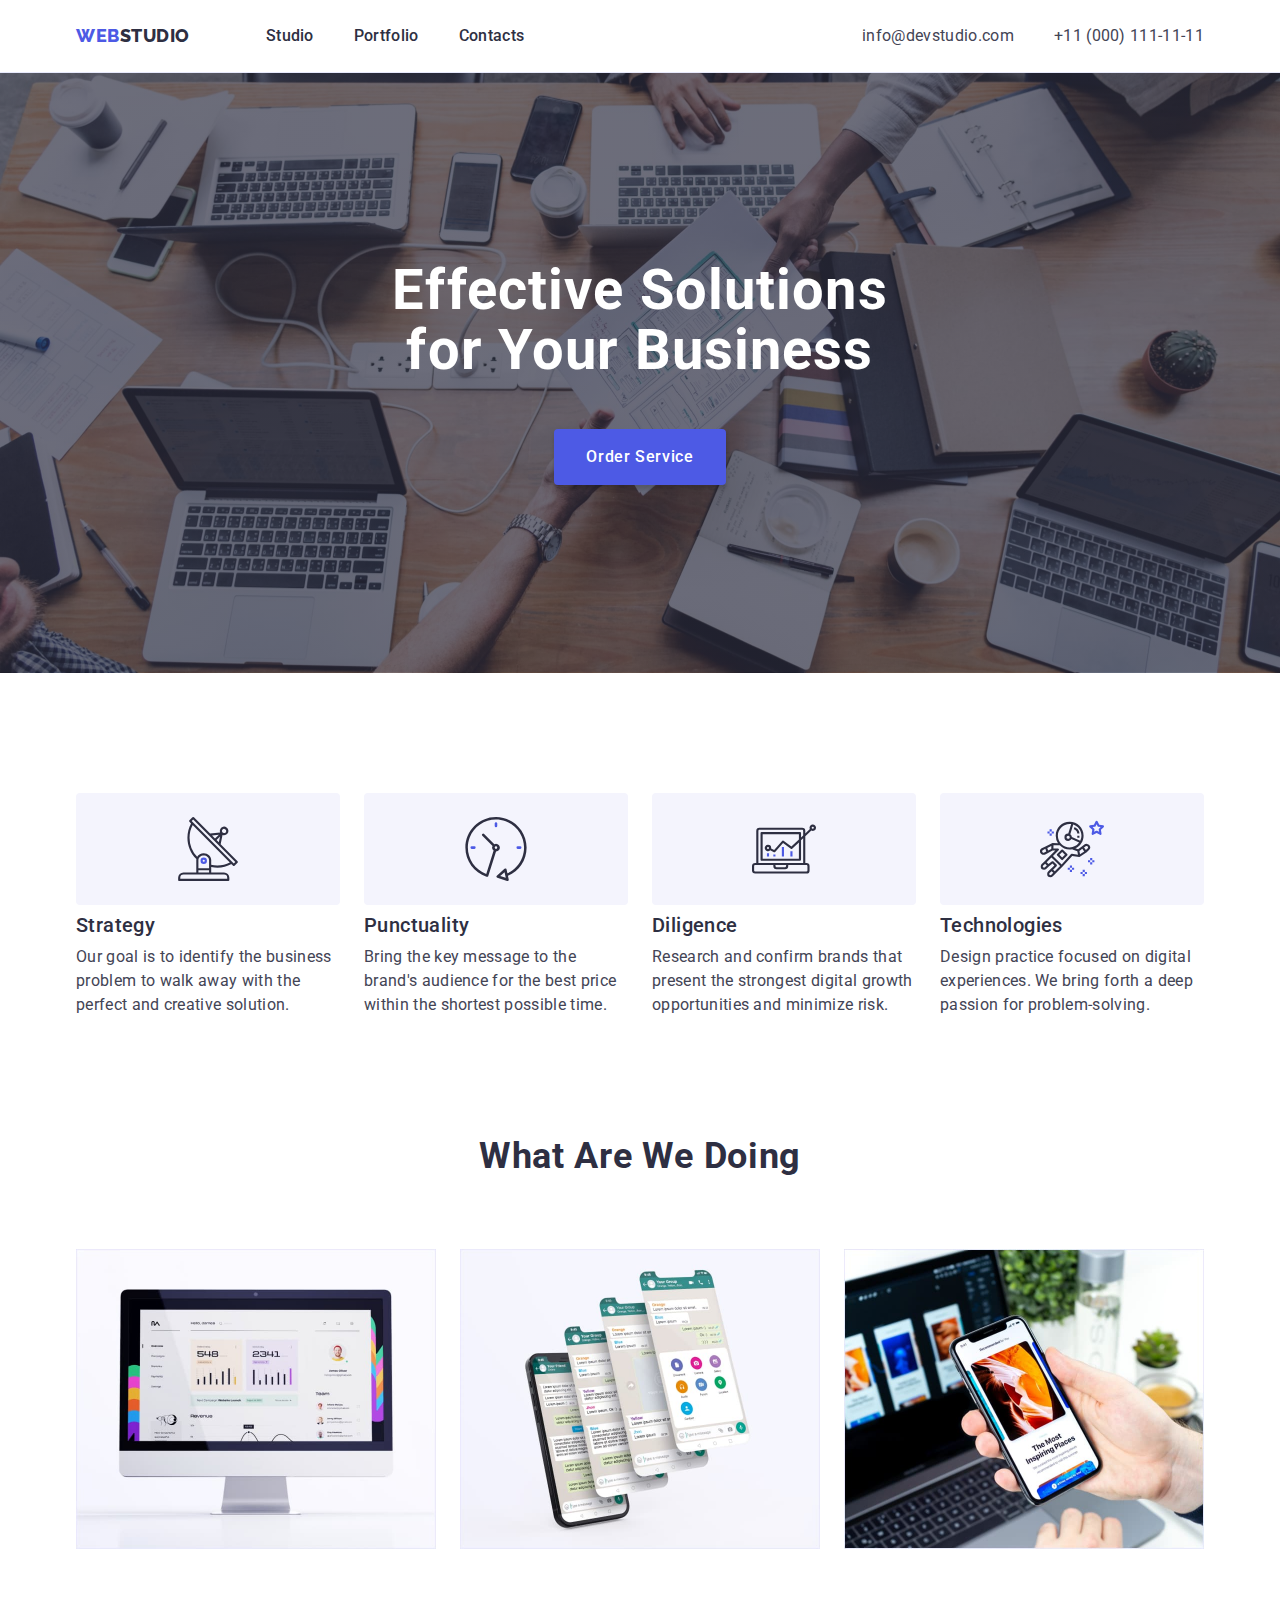
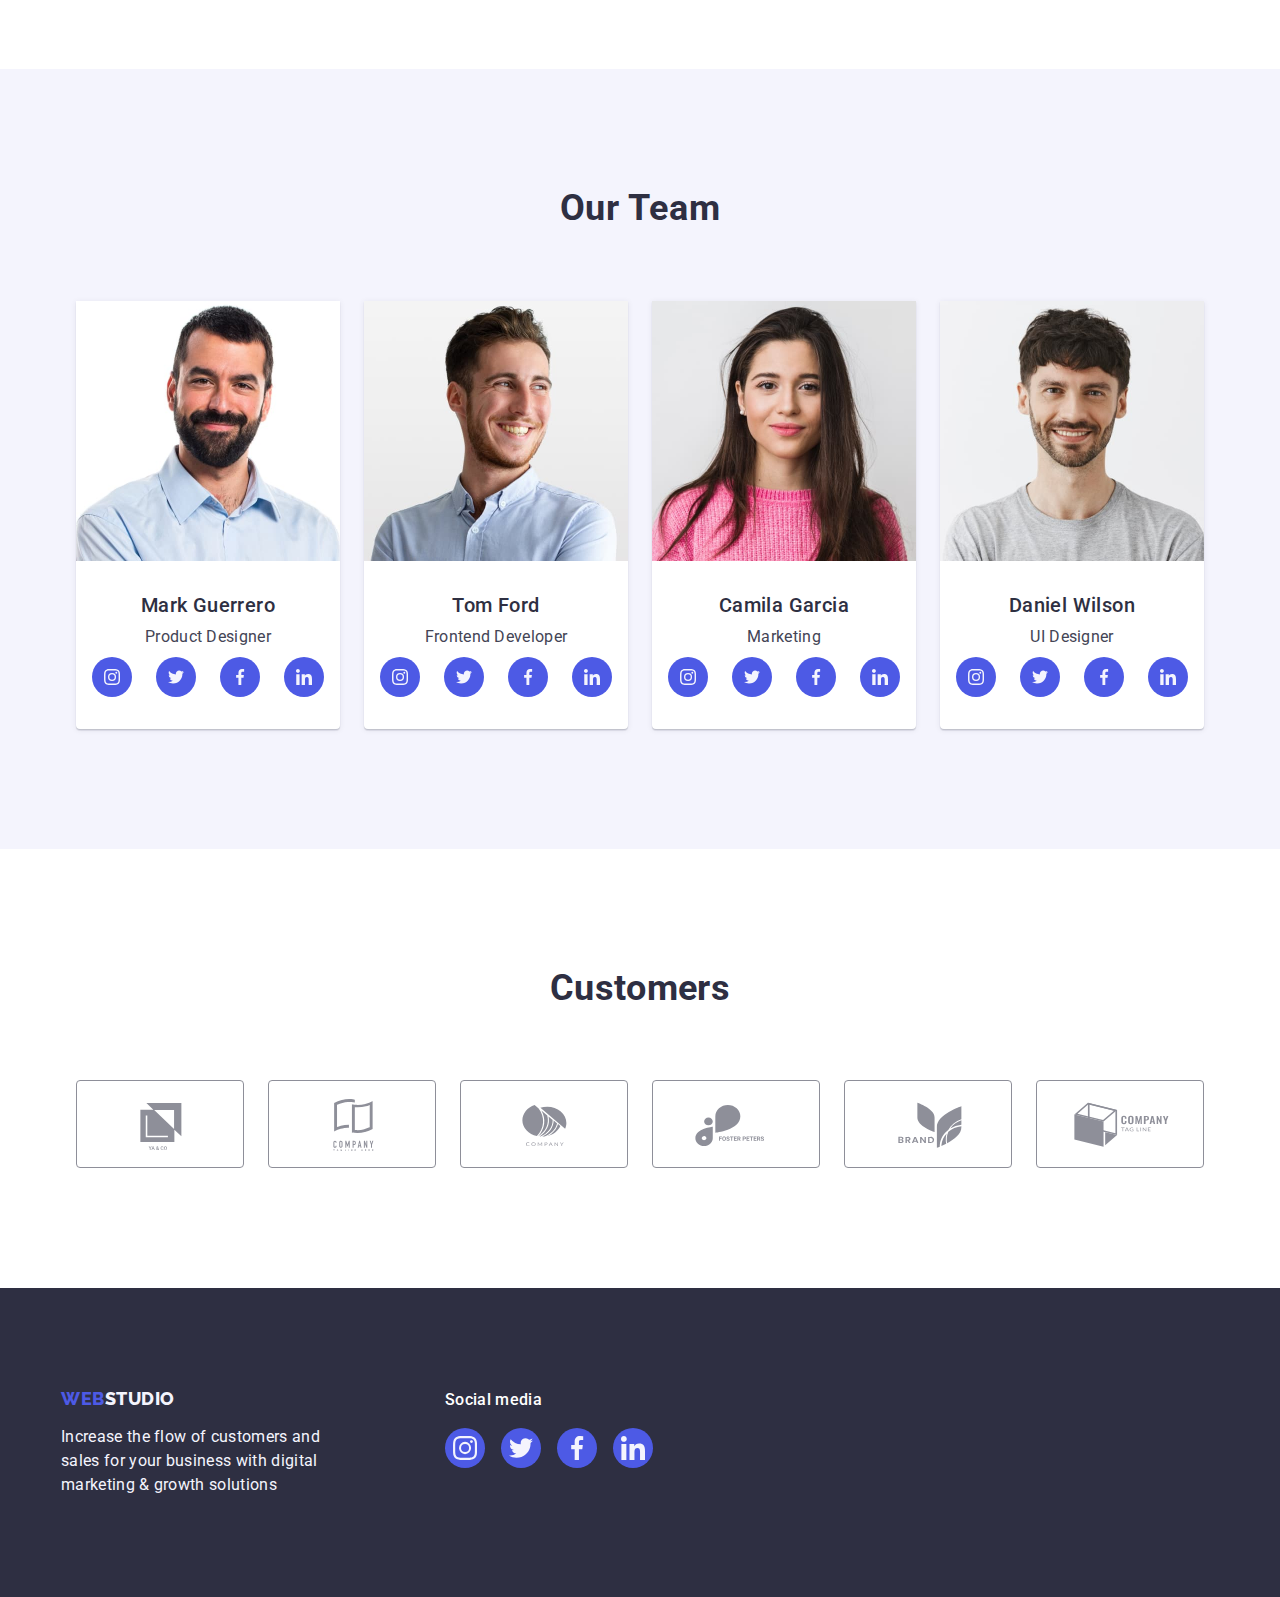
<file: index.html>
<!DOCTYPE html>
<html lang="en">

<head>
  <meta charset="UTF-8" />
  <meta http-equiv="X-UA-Compatible" content="IE=edge" />
  <meta name="viewport" content="width=device-width, initial-scale=1.0" />
  <title>WebStudio</title>
  <link rel="preconnect" href="https://fonts.googleapis.com" />
  <link rel="preconnect" href="https://fonts.gstatic.com" crossorigin />
  <link rel="stylesheet" href="css/modern-normalize.min.css" />
  <link href="https://fonts.googleapis.com/css2?family=Raleway:wght@800&family=Roboto:wght@400;500;700&display=swap"
    rel="stylesheet" />
  <link rel="stylesheet" href="./css/styles.css" />
</head>

<body>

  <header class="header">
    <div class="container header-div">
      <nav class="nav">
        <a href="./index.html" title="logo" class="logo link">Web<span class="logo-header">Studio</span></a>
        <ul class="nav-list list">
          <li class="nav-links">
            <a href="./index.html" class="nav-link-item link">Studio</a>
          </li>
          <li class="nav-links">
            <a href="./portfolio.html" class="nav-link-item link">Portfolio</a>
          </li>
          <li class="nav-links">
            <a href="" class="nav-link-item link">Contacts</a>
          </li>
        </ul>
      </nav>
      <address class="contacts">
        <ul class="contacts-list list">
          <li class="contacts-list-item">
            <a href="mailto:info@devstudio.com" title="Email" class="contacts-links link">info@devstudio.com</a>
          </li>
          <li class="contacts-list-item">
            <a href="tel:+110001111111" title="Phone number" class="contacts-links link">+11 (000) 111-11-11</a>
          </li>
        </ul>
      </address>
    </div>
  </header>

  <main>
    <section class="hero">
      <div class="container">
        <h1 class="hero-title">Effective Solutions for Your Business</h1>
        <button type="button" class="hero-button">Order Service</button>
      </div>
    </section>

    <section class="skills">
      <div class="container">
        <h2 class="secondary-title visually-hidden" >Skills</h2>
        <ul class="skills-list list">
          <li class="skills-list-item">
            <div class="skills-photo">
              <svg width="64" height="64">
                <use href="./images/icons.svg#icon-antenna"></use>
              </svg>
            </div>
            <h3 class="skills-title">Strategy</h3>
            <p class="skills-text">
              Our goal is to identify the business problem to walk away with
              the perfect and creative solution.
            </p>
          </li>
          <li class="skills-list-item">
            <div class="skills-photo">
              <svg width="64" height="64">
                <use href="./images/icons.svg#icon-clock"></use>
              </svg>
            </div>
            <h3 class="skills-title">Punctuality</h3>
            <p class="skills-text">
              Bring the key message to the brand's audience for the best price
              within the shortest possible time.
            </p>
          </li>
          <li class="skills-list-item">
            <div class="skills-photo">
              <svg width="64" height="64">
                <use href="./images/icons.svg#icon-diagram"></use>
              </svg>
            </div>
            <h3 class="skills-title">Diligence</h3>
            <p class="skills-text">
              Research and confirm brands that present the strongest digital
              growth opportunities and minimize risk.
            </p>
          </li>
          <li class="skills-list-item">
            <div class="skills-photo">
              <svg width="64" height="64">
                <use href="./images/icons.svg#icon-astronaut"></use>
              </svg>
            </div>
            <h3 class="skills-title">Technologies</h3>
            <p class="skills-text">
              Design practice focused on digital experiences. We bring forth a
              deep passion for problem-solving.
            </p>
          </li>
        </ul>
      </div>
    </section>

    <section class="w-a-w-d">
      <div class="container">
        <h2 class="secondary-title">What are we doing</h2>
        <ul class="wawd-list list">
          <li class="wawd-list-item">
            <img src="images/monitor.jpg" alt="photo" width="360" />
          </li>
          <li class="wawd-list-item">
            <img src="images/telephone.jpg" alt="photo" width="360" />
          </li>
          <li class="wawd-list-item">
            <img src="images/telephone_plus_notebook.jpg" alt="photo" width="360" />
          </li>
        </ul>
      </div>
    </section>

    <section class="our-team">
      <div class="container">
        <h2 class="secondary-title our-team-title">Our Team</h2>
        <ul class="our-team-list list">
          <li class="our-team-item">
            <img src="images/mark.jpg" alt="Mark Guerrero" width="264" class="our-team-item-photo" />
            <div class="team-info">
              <h3 class="names">Mark Guerrero</h3>
              <p class="our-team-text">Product Designer</p>
                <ul class="social-media-list list">
                 <li class="social-media-item">
                   <a href="" class="social-media-logo our-team-social-media"><svg class="social-media-icons" width="16" height="16">
                    <use href="./images/icon.svg#icon-instagram"></use>
                     </svg></a>
                      </li>
                 <li class="social-media-item">
                    <a href="" class="social-media-logo our-team-social-media"><svg class="social-media-icons" width="16" height="16">
                      <use href="./images/icon.svg#icon-twitter"></use>
                       </svg></a>
                         </li>
                  <li class="social-media-item">
                    <a href="" class="social-media-logo our-team-social-media"><svg class="social-media-icons" width="16" height="16">
                     <use href="./images/icon.svg#icon-facebook"></use>
                       </svg></a>
                        </li>
                  <li class="social-media-item">
                     <a href="" class="social-media-logo our-team-social-media"><svg class="social-media-icons" width="16" height="16">
                      <use href="./images/icons.svg#icon-linkedin"></use>
                       </svg></a>
          </li>
              </ul>
            </div>
          </li>
          <li class="our-team-item">
            <img src="images/tom.jpg" alt="Tom Ford" width="264" class="our-team-item-photo" />
            <div class="team-info">
              <h3 class="names">Tom Ford</h3>
              <p class="our-team-text">Frontend Developer</p>
              <ul class="social-media-list list">
                <li class="social-media-item">
                  <a href="" class="social-media-logo our-team-social-media"><svg class="social-media-icons" width="16" height="16">
                      <use href="./images/icons.svg#icon-instagram"></use>
                    </svg></a>
                </li>
                <li class="social-media-item">
                  <a href="" class="social-media-logo our-team-social-media"><svg class="social-media-icons" width="16" height="16">
                      <use href="./images/icons.svg#icon-twitter"></use>
                    </svg></a>
                </li>
                <li class="social-media-item">
                  <a href="" class="social-media-logo our-team-social-media"><svg class="social-media-icons" width="16" height="16">
                      <use href="./images/icons.svg#icon-facebook"></use>
                    </svg></a>
                </li>
                <li class="social-media-item">
                  <a href="" class="social-media-logo our-team-social-media"><svg class="social-media-icons" width="16" height="16">
                      <use href="./images/icons.svg#icon-linkedin"></use>
                    </svg></a>
                </li>
              </ul>
            </div>
          </li>
          <li class="our-team-item">
            <img src="images/camila.jpg" alt="Camila Garcia" width="264" class="our-team-item-photo" />
            <div class="team-info">
              <h3 class="names">Camila Garcia</h3>
              <p class="our-team-text">Marketing</p>
              <ul class="social-media-list list">
                <li class="social-media-item">
                  <a href="" class="social-media-logo our-team-social-media"><svg class="social-media-icons" width="16" height="16">
                      <use href="./images/icons.svg#icon-instagram"></use>
                    </svg></a>
                </li>
                <li class="social-media-item">
                  <a href="" class="social-media-logo our-team-social-media"><svg class="social-media-icons" width="16" height="16">
                      <use href="./images/icons.svg#icon-twitter"></use>
                    </svg></a>
                </li>
                <li class="social-media-item">
                  <a href="" class="social-media-logo our-team-social-media"><svg class="social-media-icons" width="16" height="16">
                      <use href="./images/icons.svg#icon-facebook"></use>
                    </svg></a>
                </li>
                <li class="social-media-item">
                  <a href="" class="social-media-logo our-team-social-media"><svg class="social-media-icons" width="16" height="16">
                      <use href="./images/icons.svg#icon-linkedin"></use>
                    </svg></a>
                </li>
              </ul>
            </div>
          </li>
          <li class="our-team-item">
            <img src="./images/daniel.jpg" alt="Daniel Wilson" width="264" class="our-team-item-photo" />
            <div class="team-info">
              <h3 class="names">Daniel Wilson</h3>
              <p class="our-team-text">UI Designer</p>
              <ul class="social-media-list list">
                <li class="social-media-item">
                  <a href="" class="social-media-logo our-team-social-media"><svg class="social-media-icons" width="16" height="16">
                      <use href="./images/icons.svg#icon-instagram"></use>
                    </svg></a>
                </li>
                <li class="social-media-item">
                  <a href="" class="social-media-logo our-team-social-media"><svg class="social-media-icons" width="16" height="16">
                      <use href="./images/icons.svg#icon-twitter"></use>
                    </svg></a>
                </li>
                <li class="social-media-item">
                  <a href="" class="social-media-logo our-team-social-media"><svg class="social-media-icons" width="16" height="16">
                      <use href="./images/icons.svg#icon-facebook"></use>
                    </svg></a>
                </li>
                <li class="social-media-item">
                  <a href="" class="social-media-logo our-team-social-media"><svg class="social-media-icons" width="16" height="16">
                      <use href="./images/icons.svg#icon-linkedin"></use>
                    </svg></a>
                </li>
              </ul>
            </div>
          </li>
        </ul>
      </div>
    </section>
      <section class="customers">
        <div class="container">
          <h2 class="secondry-title customers-title">Customers</h2>
          <ul class="customers-list list">
            <li class="customers-list-item">
              <a href="" class="customers-links link"><svg class="customers-icons" width="104" height="56">
                  <use href="./images/icons.svg#icon-logo-1"></use>
                </svg></a>
            </li>
            <li class="customers-list-item">
              <a href="" class="customers-links link"><svg class="customers-icons" width="104" height="56">
                  <use href="./images/icons.svg#icon-logo-2"></use>
                </svg></a>
            </li>
            <li class="customers-list-item">
              <a href="" class="customers-links link"><svg class="customers-icons" width="104" height="56">
                  <use href="./images/icons.svg#icon-logo-3"></use>
                </svg></a>
            </li>
            <li class="customers-list-item">
              <a href="" class="customers-links link"><svg class="customers-icons" width="104" height="56">
                  <use href="./images/icons.svg#icon-logo-4"></use>
                </svg></a>
            </li>
            <li class="customers-list-item">
              <a href="" class="customers-links link"><svg class="customers-icons" width="104" height="56">
                  <use href="./images/icons.svg#icon-logo-5"></use>
                </svg></a>
            </li>
            <li class="customers-list-item">
              <a href="" class="customers-links link"><svg class="customers-icons" width="104" height="56">
                  <use href="./images/icons.svg#icon-logo-6"></use>
                </svg></a>
            </li>
          </ul>
        </div>
      </section>
  </main>

  <footer class="footer">
    <div class="container">
      <div class="footer-container">
       <a href="./index.html" class="logo footer-logo link">Web<span class="logo-portfolio">Studio</span></a>
       <p class="footer-text">
        Increase the flow of customers and sales for your business with
        digital marketing & growth solutions
       </p>
     </div>
     <div class="social-media-footer-container">
      <p class="footer-social-media-title">Social media</p>
      <ul class="social-media-list footer-social-media-list list">
        <li class="social-media-item">
          <a href="" class="footer-social-media-logo social-media-logo"><svg class="social-media-icons" width="24"
              height="24">
              <use href="./images/icons.svg#icon-instagram"></use>
            </svg></a>
        </li>
        <li class="social-media-item">
          <a href="" class="footer-social-media-logo social-media-logo"><svg class="social-media-icons" width="24"
              height="24">
              <use href="./images/icons.svg#icon-twitter"></use>
            </svg></a>
        </li>
        <li class="social-media-item">
          <a href="" class="footer-social-media-logo social-media-logo"><svg class="social-media-icons" width="24"
              height="24">
              <use href="./images/icons.svg#icon-facebook"></use>
            </svg></a>
        </li>
        <li class="social-media-item">
          <a href="" class="footer-social-media-logo social-media-logo"><svg class="social-media-icons" width="24"
              height="24">
              <use href="./images/icons.svg#icon-linkedin"></use>
            </svg></a>
        </li>
      </ul>
     </div>
    </div>
  </footer>
  
</body>

</html>
</file>
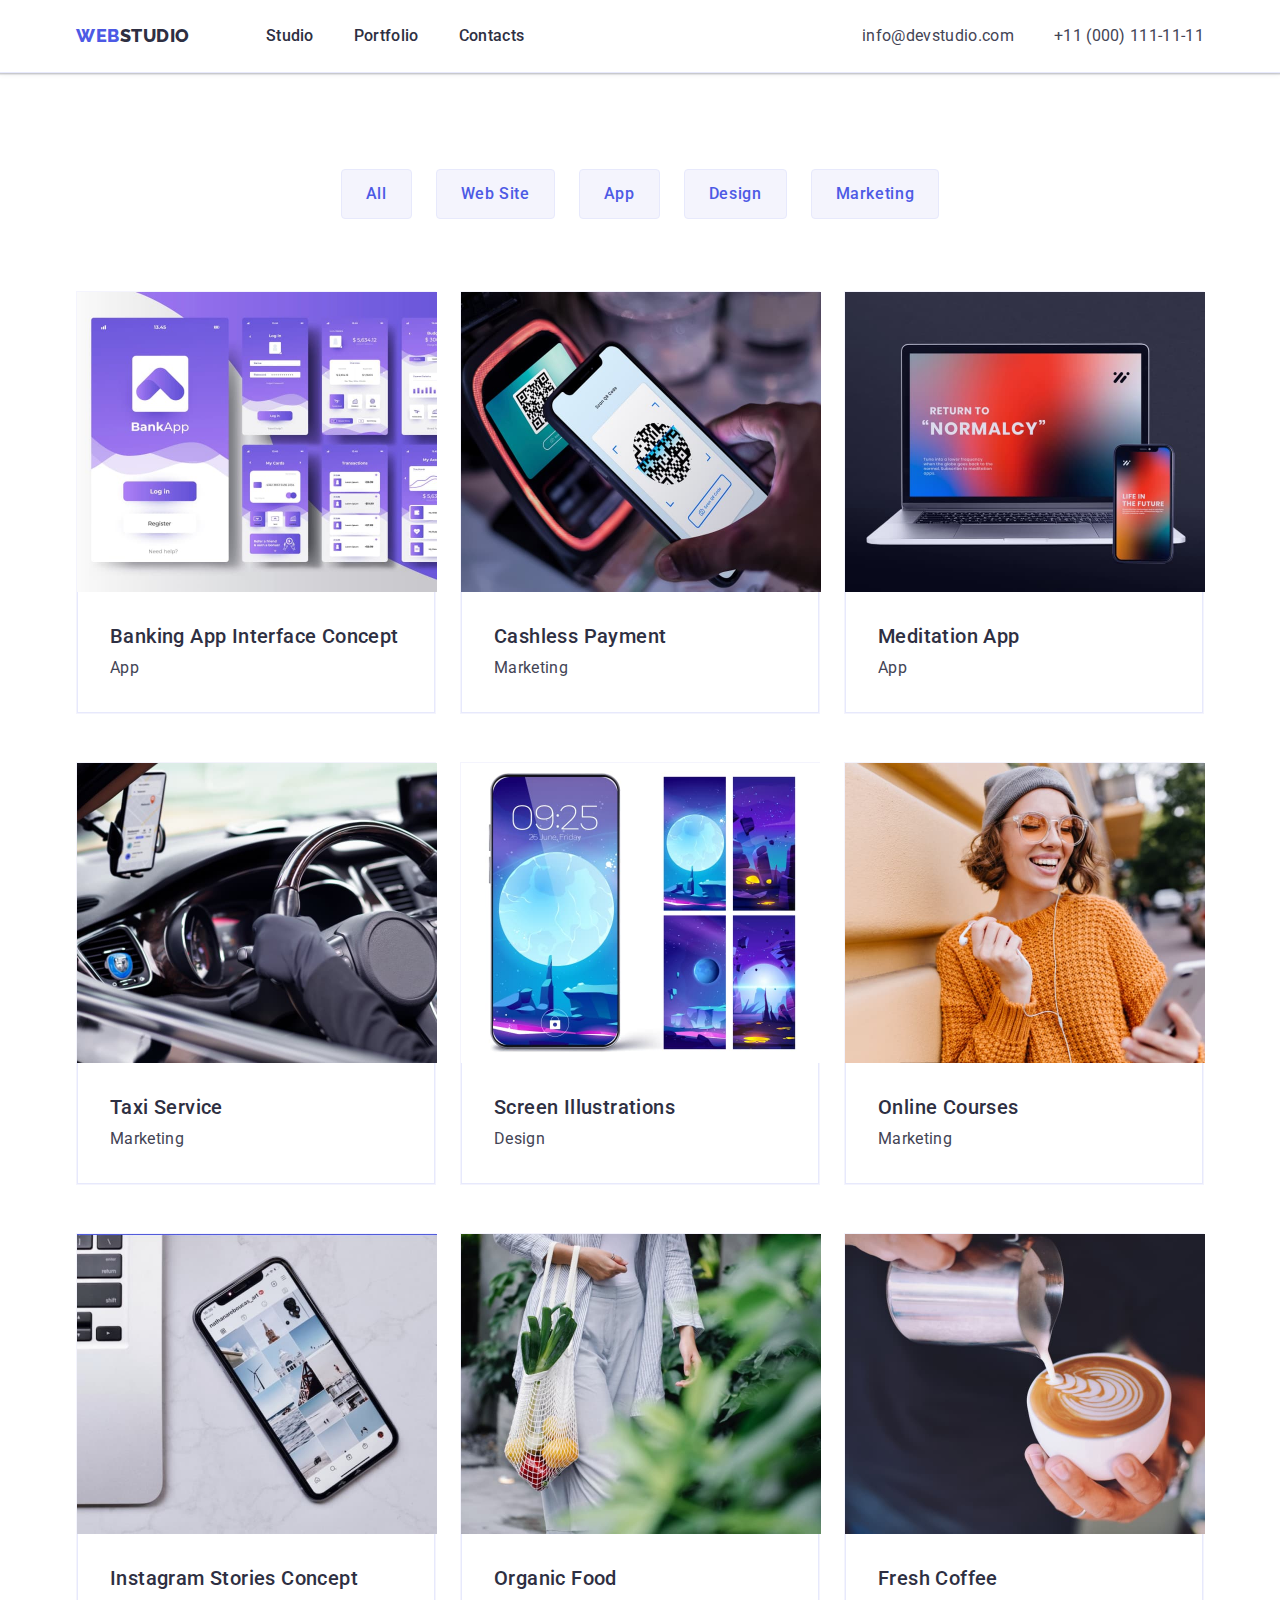
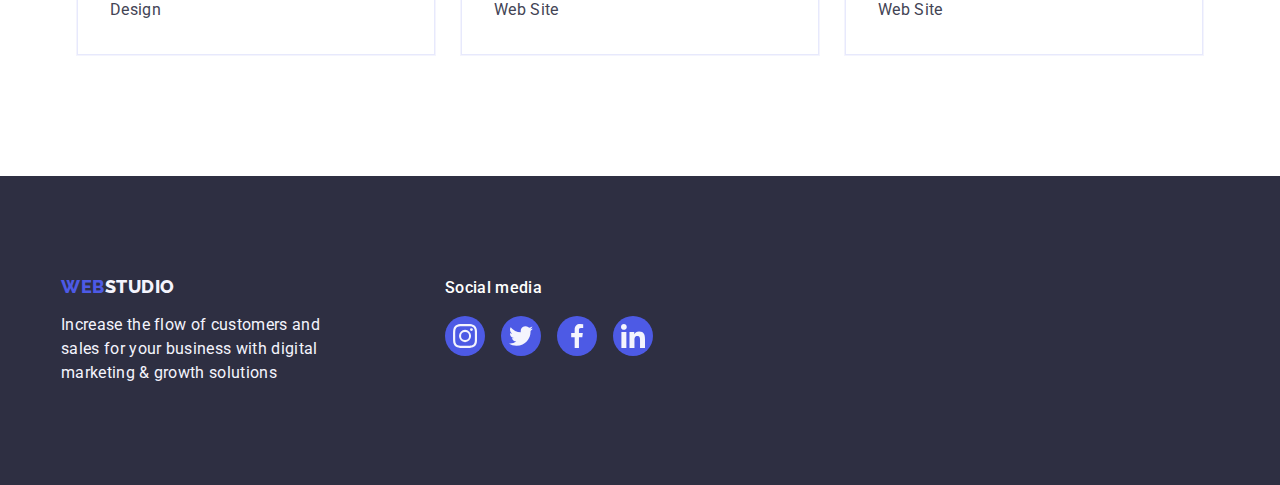
<file: portfolio.html>
<!DOCTYPE html>
<html lang="en">

<head>
  <meta charset="UTF-8" />
  <meta http-equiv="X-UA-Compatible" content="IE=edge" />
  <meta name="viewport" content="width=device-width, initial-scale=1.0" />
  <title>WebStudio Portfolio</title>
  <link rel="preconnect" href="https://fonts.gstatic.com" crossorigin />
  <link rel="preconnect" href="https://fonts.googleapis.com" />
  <link rel="stylesheet" href="css/modern-normalize.min.css" />
  <link href="https://fonts.googleapis.com/css2?family=Raleway:wght@800&family=Roboto:wght@400;500;700&display=swap"
    rel="stylesheet" />
  <link rel="stylesheet" href="./css/styles.css" />
</head>

<body>
  <header class="header">
    <div class="header-div container">
      <nav class="nav">
        <a href="./index.html" title="logo" class="logo link">Web<span class="logo-header">Studio</span></a>
        <ul class="nav-list list">
          <li class="nav-links">
            <a href="./index.html" class="nav-link-item link">Studio</a>
          </li>
          <li class="nav-links">
            <a href="./portfolio.html" class="nav-link-item link">Portfolio</a>
          </li>
          <li class="nav-links">
            <a href="" class="nav-link-item link">Contacts</a>
          </li>
        </ul>
      </nav>
      <address class="contacts">
        <ul class="contacts-list list">
          <li class="contacts-list-item">
            <a href="mailto:info@devstudio.com" title="Email" class="contacts-links link">info@devstudio.com</a>
          </li>
          <li class="contacts-list-item">
            <a href="tel:+110001111111" title="Phone number" class="contacts-links link">+11 (000) 111-11-11</a>
          </li>
        </ul>
      </address>
    </div>
  </header>
  <main class="main-porfolio">
    <section class="portfolio main-porfolio">
      <div class="container">
        <h1 class="visually-hidden">Photo-portfolio</h1>
        <ul class="portfolio-filters list">
          <li class="portfolio-filters-item">
            <button class="portfolio-filter-button" type="button">All</button>
          </li>
          <li class="portfolio-filters-item">
            <button class="portfolio-filter-button" type="button">
              Web Site
            </button>
          </li>
          <li class="portfolio-filters-item">
            <button class="portfolio-filter-button" type="button">App</button>
          </li>
          <li class="portfolio-filters-item">
            <button class="portfolio-filter-button" type="button">
              Design
            </button>
          </li>
          <li class="portfolio-filters-item">
            <button class="portfolio-filter-button" type="button">
              Marketing
            </button>
          </li>
        </ul>
        <ul class="portfolio-list list">
          <li class="portfolio-items">
            <a href="" class="link portfolio-item-link">
              <img src="images/bank_app.jpg" alt="portfolio-photo" class="portfolio-items-photo" />
              <div class="portfolio-item-conteiner">
                <h2 class="portfolio-items-header">
                  Banking App Interface Concept
                </h2>
                <p class="portfolio-items-text">App</p>
              </div>
            </a>
          </li>
          <li class="portfolio-items">
            <a href="" class="link portfolio-item-link">
              <img src="images/cashless_payment.jpg" alt="portfolio-photo" class="portfolio-items-photo" />
              <div class="portfolio-item-conteiner">
                <h2 class="portfolio-items-header">Cashless Payment</h2>
                <p class="portfolio-items-text">Marketing</p>
              </div>
            </a>
          </li>
          <li class="portfolio-items">
            <a href="" class="link portfolio-item-link">
              <img src="images/meditation_app.jpg" alt="portfolio-photo" class="portfolio-items-photo" />
              <div class="portfolio-item-conteiner">
                <h2 class="portfolio-items-header">Meditation App</h2>
                <p class="portfolio-items-text">App</p>
              </div>
            </a>
          </li>
          <li class="portfolio-items">
            <a href="" class="link portfolio-item-link">
              <img src="images/taxi_app.jpg" alt="portfolio-photo" class="portfolio-items-photo" />
              <div class="portfolio-item-conteiner">
                <h2 class="portfolio-items-header">Taxi Service</h2>
                <p class="portfolio-items-text">Marketing</p>
              </div>
            </a>
          </li>
          <li class="portfolio-items">
            <a href="" class="link portfolio-item-link">
              <img src="images/screen_illustration.jpg" alt="portfolio-photo" class="portfolio-items-photo" />
              <div class="portfolio-item-conteiner">
                <h2 class="portfolio-items-header">Screen Illustrations</h2>
                <p class="portfolio-items-text">Design</p>
              </div>
            </a>
          </li>
          <li class="portfolio-items">
            <a href="" class="link portfolio-item-link">
              <img src="images/online_course.jpg" alt="portfolio-photo" class="portfolio-items-photo" />
              <div class="portfolio-item-conteiner">
                <h2 class="portfolio-items-header">Online Courses</h2>
                <p class="portfolio-items-text">Marketing</p>
              </div>
            </a>
          </li>
          <li class="portfolio-items">
            <a href="" class="link portfolio-item-link">
              <img src="images/instagram.jpg" alt="portfolio-photo" class="portfolio-items-photo" />
              <div class="portfolio-item-conteiner">
                <h2 class="portfolio-items-header">
                  Instagram Stories Concept
                </h2>
                <p class="portfolio-items-text">Design</p>
              </div>
            </a>
          </li>
          <li class="portfolio-items">
            <a href="" class="link portfolio-item-link">
              <img src="images/food.jpg" alt="portfolio-photo" class="portfolio-items-photo" />
              <div class="portfolio-item-conteiner">
                <h2 class="portfolio-items-header">Organic Food</h2>
                <p class="portfolio-items-text">Web Site</p>
              </div>
            </a>
          </li>
          <li class="portfolio-items">
            <a href="" class="link portfolio-item-link">
              <img src="images/coffee.jpg" alt="portfolio-photo" class="portfolio-items-photo" />
              <div class="portfolio-item-conteiner">
                <h2 class="portfolio-items-header">Fresh Coffee</h2>
                <p class="portfolio-items-text">Web Site</p>
              </div>
            </a>
          </li>
        </ul>
      </div>
    </section>
  </main>
  <footer class="footer">
    <div class="container">
      <div class="footer-container">
        <a href="./index.html" class="logo footer-logo link">Web<span class="logo-portfolio">Studio</span></a>
        <p class="footer-text">
          Increase the flow of customers and sales for your business with
          digital marketing & growth solutions
        </p>
      </div>
      <div class="social-media-footer-container">
        <p class="footer-social-media-title">Social media</p>
        <ul class="social-media-list footer-social-media-list list">
          <li class="social-media-item">
            <a href="" class="footer-social-media-logo social-media-logo"><svg class="social-media-icons" width="24"
                height="24">
                <use href="./images/icons.svg#icon-instagram"></use>
              </svg></a>
          </li>
          <li class="social-media-item">
            <a href="" class="footer-social-media-logo social-media-logo"><svg class="social-media-icons" width="24"
                height="24">
                <use href="./images/icons.svg#icon-twitter"></use>
              </svg></a>
          </li>
          <li class="social-media-item">
            <a href="" class="footer-social-media-logo social-media-logo"><svg class="social-media-icons" width="24"
                height="24">
                <use href="./images/icons.svg#icon-facebook"></use>
              </svg></a>
          </li>
          <li class="social-media-item">
            <a href="" class="footer-social-media-logo social-media-logo"><svg class="social-media-icons" width="24"
                height="24">
                <use href="./images/icons.svg#icon-linkedin"></use>
              </svg></a>
          </li>
        </ul>
      </div>
    </div>
  </footer>
</body>

</html>
</file>
<file: css/styles.css>
html {
  box-sizing: border-box;
  padding: 0;
  margin: 0;
}

*,
::before,
::after {
  box-sizing: inherit;
}

:root {
  --primary-bg-color: #ffffff;
  --main-text-color: #434455;
  --main-title-color: #2e2f42;
  --secondary-bg-color: #f4f4fd;
  --primaty-accent-color: #4d5ae5;
  --secondary-accent-color: #404bbf;
  --customer-icon-color: #8E8F99;
}

h1,
h2,
h3,
h4,
h5,
h6{
  margin: 0;
  padding: 0;
  color: var(--main-title-color);
}

p{
  margin: 0;
  padding: 0;
}

ul {
  margin: 0;
  padding: 0;
  list-style: none;
}

img {
  display: block;
}

button{
  cursor: pointer;
}

body {
  background-color: var(--primary-bg-color);
  color: var(--main-text-color);
  font-family: "Roboto", sans-serif;
  font-style: normal;
  letter-spacing: 0.02em;
  font-weight: 400;
  font-size: 16px;
  line-height: 1.5;

  margin: 0 auto;
}

.visually-hidden {
  position: absolute;
  width: 1px;
  height: 1px;
  margin: -1px;
  border: 0;
  padding: 0;

  white-space: nowrap;
  clip-path: inset(100%);
  clip: rect(0 0 0 0);
  overflow: hidden;
}

.header {
  border-bottom: 1px solid #e7e9fc;
  padding: 24px 0px;
  box-shadow: 0px 2px 1px rgba(46, 47, 66, 0.08), 0px 1px 1px rgba(46, 47, 66, 0.16), 0px 1px 6px rgba(46, 47, 66, 0.08);
}

.header-div {
  display: flex;
  align-items: center;
}

.container {
  width: 1158px;
  padding: 0 15px;
  margin: 0 auto;
}

.list {
  margin: 0;
  padding: 0;
  list-style: none;
}

.nav {
  display: flex;
  align-items: center;
}

.logo {
  font-family: "Raleway", sans-serif;
  font-weight: 800;
  font-size: 18px;
  line-height: 1.17;
  text-transform: uppercase;
  letter-spacing: 0.03em;
  text-decoration: none;
  margin-right: 76px;
  color: var(--primaty-accent-color);
}

.logo-header {
  color: var(--main-title-color);
}

.logo-portfolio {
  color: #f4f4fd;
}

.nav-list {
  display: flex;
  gap: 40px;
}

.nav-link-item {
  font-weight: 500;
  font-size: 16px;
  line-height: 1.5;
  letter-spacing: 0.02em;
  padding: 24px 0;

  color: var(--main-title-color);
}

.nav-links {

}

.nav-links:nth-child(n-1) {

}

.nav-link-item:hover,
.nav-link-item:focus {
  color: var(--secondary-accent-color);
}

.link {
  text-decoration: none;
}

.contacts {
  font-style: inherit;
  margin-left: auto;
}

.contacts-list {
  display: flex;
  text-align: right;
  gap: 40px;
}

.contacts-links {
  color: var(--main-text-color);
  text-decoration: none;
  font-weight: 400;
  font-size: 16px;
  line-height: 1.5;
}

.contacts-links:hover,
.contacts-links:focus {
  color: var(--secondary-accent-color);
}

.hero {
  max-width: 1440px;
  margin: 0 auto;
  text-align: center;
  background-color: var(--main-title-color);
  padding: 188px 0;
  background-image: linear-gradient(rgba(46, 47, 66, 0.7), rgba(46, 47, 66, 0.7)),
  url(../images/hero/bg_image.jpg);
  background-size: cover;
  background-repeat: no-repeat;
  background-position: center;
  }

.hero-title {
  font-weight: 700;
  font-size: 56px;
  line-height: 1.07;
  letter-spacing: 0.02em;
  max-width: 496px;
  margin: 0 auto;
  margin-bottom: 48px;
  color: #ffffff;
}

.hero-button {
  background-color: #4d5ae5;
  font-family: "Roboto", sans-serif;
  font-weight: 500;
  font-size: 16px;
  line-height: 1.5;
  letter-spacing: 0.04em;
  padding: 16px 32px 16px 32px;
  border: none;
  border-radius: 4px;
  min-width: 169px;
  display: block;
  margin: 0 auto;
  color: var(--primary-bg-color);
  box-shadow: 0px 4px 4px rgba(0, 0, 0, 0.15);
}

.hero-button:hover,
.hero-button:focus {
  background-color: #404bbf;
}

.secondary-title {
  font-weight: 700;
  font-size: 36px;
  line-height: 1.11;
  text-align: center;
  letter-spacing: 0.02em;
  text-transform: capitalize;
  margin-bottom: 72px;
}

.skills {
  padding: 120px 0;
}

.skills-photo{
  display: flex;
  align-items: center;
  justify-content: center;
  background-color: #f4f4fd;
  border-radius: 4px;
  padding: 24px 0;
  margin-bottom: 8px;
} 

.skills-list {
  display: flex;
  gap: 24px;
}

.skills-list-item {
  width: 264px;
}

.skills-title {
  font-weight: 500;
  font-size: 20px;
  line-height: 1.2;
  letter-spacing: 0.02em;
  margin-bottom: 8px;
}
.skills-text{
  margin-top: 0px;
  margin-bottom: 0px;
}
.w-a-w-d {
  padding-bottom: 120px;
}

.wawd-list {
  display: flex;
  margin: 0;
  padding: 0;
}

.wawd-list-item:nth-child(n-1):not(:last-child){
  margin-right: 24px;
}

.our-team {
  padding: 120px 0;
  background-color: #f4f4fd;
}

.our-team-list {
  display: flex;
  margin-right: 0;
}



.social-media-logo {
  width: 100%;
  height: 100%;
  display: flex;
  align-items: center;
  justify-content: center;
  background: rgba(255, 255, 255, 0.1);
  border-radius: 50%;
}

.social-media-list {
  display: flex;
  gap: 24px;
  justify-content: center;
}

.social-media-item {
  width: 40px;
  height: 40px;
}

.social-media-logo {
  width: 100%;
  height: 100%;
  display: flex;
  align-items: center;
  justify-content: center;
  background: rgba(255, 255, 255, 0.1);
  border-radius: 50%;
}

.social-media-icons {
  fill: var(--secondary-bg-color);
}

.our-team-social-media {
  background-color: var(--primaty-accent-color);
  opacity: 1;
}

.our-team-social-media:hover,
.our-team-social-media:focus {
  background-color: #404bbf;
}

.our-team-item {
  width: 264px;
  background-color: #ffffff;
  border-radius: 0px 0px 4px 4px;
  box-shadow: 0px 1px 6px rgba(46, 47, 66, 0.08),
    0px 1px 1px rgba(46, 47, 66, 0.16), 0px 2px 1px rgba(46, 47, 66, 0.08);
}

.our-team-item:nth-child(n-1):not(:last-child){
  margin-right: 24px;
}

.our-team-title {
  letter-spacing: 0.02em;
}

.names {
  text-align: center;
  font-weight: 500;
  font-size: 20px;
  line-height: 1.2;
  letter-spacing: 0.02em;
  margin-bottom: 8px;
}

.our-team-item-photo {
}

.team-info {
  padding: 32px 0;
  border-radius: 0px 0px 4px 4px;
}

.our-team-text {
  text-align: center;
  margin-bottom: 8px;
}

.customers {
  padding: 120px 0;
  text-align: center;
}

.customers-title {
  margin-bottom: 72px;
  line-height: 1.1;
  font-size: 36px;
  line-height: 1.1;
}

.customers-list {
  display: flex;
  gap: 24px;
  justify-content: center;
}

.customers-list-item {
  width: calc((100% - 120px) / 6);
  height: 88px;
}

.customers-links {
  width: 100%;
  height: 100%;
  border: 1px solid #8E8F99;
  border-radius: 4px;
  display: flex;
  align-items: center;
  justify-content: center;
  color: var(--customer-icon-color);
  fill: currentColor;
}

.customers-links:hover,
.customers-links:focus {
  border-color: #404bbf;
  color: #404bbf;
}

.customers-links:hover .customers-icons,
.customers-links:focus .customers-icons {
  fill: currentColor;
}

.footer {
  background-color: var(--main-title-color);
  color: var(--secondary-bg-color);
  font-weight: 400;
  font-size: 16px;
  line-height: 1.5;
  padding: 100px 0;
  display: flex;
}

.footer-logo {
  display: inline-block;
  margin-bottom: 16px;
}

.footer>.container {
  display: flex;
  justify-content: left;
  padding: 0;
  align-items: baseline;
}

.footer-container {
  width: 264px;
  padding: 0;
  margin: 0;
  margin-right: 120px
}

.footer-text {
  display: inline-block;
  max-width: 264px;
  margin: 0;
}

.footer-social-media-title {
  font-weight: 500;
  font-size: 16px;
  line-height: 1.5;
  letter-spacing: 0.02em;
  color: var(--primary-bg-color);
  margin: 0;
  margin-bottom: 16px;
}

.footer-social-media-list {
  gap: 16px;
}

.footer-social-media-logo {
  background-color: var(--primaty-accent-color);
}

.footer-social-media-logo:hover,
.footer-social-media-logo:focus {
  background-color: #31d0aa;
}

.portfolio {
  padding: 96px 0 120px;
}

.main-porfolio{
  
}
.portfolio-filters {
  display: flex;
  justify-content: center;
  margin-bottom: 72px;
  gap: 24px;
}

.portfolio-filter-button {
  padding: 12px 24px;
  font-family: "Roboto", sans-serif;
  font-weight: 500;
  font-size: 16px;
  line-height: 1.5;
  letter-spacing: 0.04em;
  background-color: var(--secondary-bg-color);
  color: var(--primaty-accent-color);
  border: 1px solid #e7e9fc;
  border-radius: 4px;
}

.portfolio-filter-button:hover,
.portfolio-filter-button:focus {
  color: #ffffff;
  background-color: #404bbf;
  box-shadow: 0px 3px 1px rgba(0, 0, 0, 0.1), 0px 2px 1px rgba(0, 0, 0, 0.08),
    0px 2px 2px rgba(0, 0, 0, 0.12);
  border: 1px solid rgba(0, 0, 0, 0);
}

.portfolio-filter-button:hover,
.portfolio-filter-button:focus {
  color: #ffffff;
  background-color: #404bbf;
  cursor: pointer;
  box-shadow: 0px 3px 1px rgba(0, 0, 0, 0.1), 0px 2px 1px rgba(0, 0, 0, 0.08),
    0px 2px 2px rgba(0, 0, 0, 0.12);
  border: 1px solid rgba(0, 0, 0, 0);
}

.portfolio-list {
  display: flex;
  flex-wrap: wrap;
  column-gap: 24px;
  row-gap: 48px;
}

.portfolio-items {
  box-sizing: border-box;
  width: 360px;
  background: var(--primary-bg-color);
  border: 1px solid #F4F4FD;
}

.portfolio-item-link {
  display: block;
}

.portfolio-item-link:hover,
.portfolio-item-link:focus {
  box-shadow: 0px 1px 6px rgba(46, 47, 66, 0.08), 0px 1px 1px rgba(46, 47, 66, 0.16), 0px 2px 1px rgba(46, 47, 66, 0.08);
}

.portfolio-items-header {
  font-weight: 500;
  font-size: 20px;
  line-height: 1.2;
  letter-spacing: 0.02em;
  margin-left: 16px;
  margin-bottom: 8px;
  color: var(--main-title-color);
}

.portfolio-item-conteiner {
  padding: 32px 16px;
  border: 1px solid #e7e9fc;
  border-top: none;
}

.portfolio-items-photo {
  width: 360px;
}

.portfolio-items-text {
  margin-left: 16px;
  color: var(--main-text-color);
}
</file>
